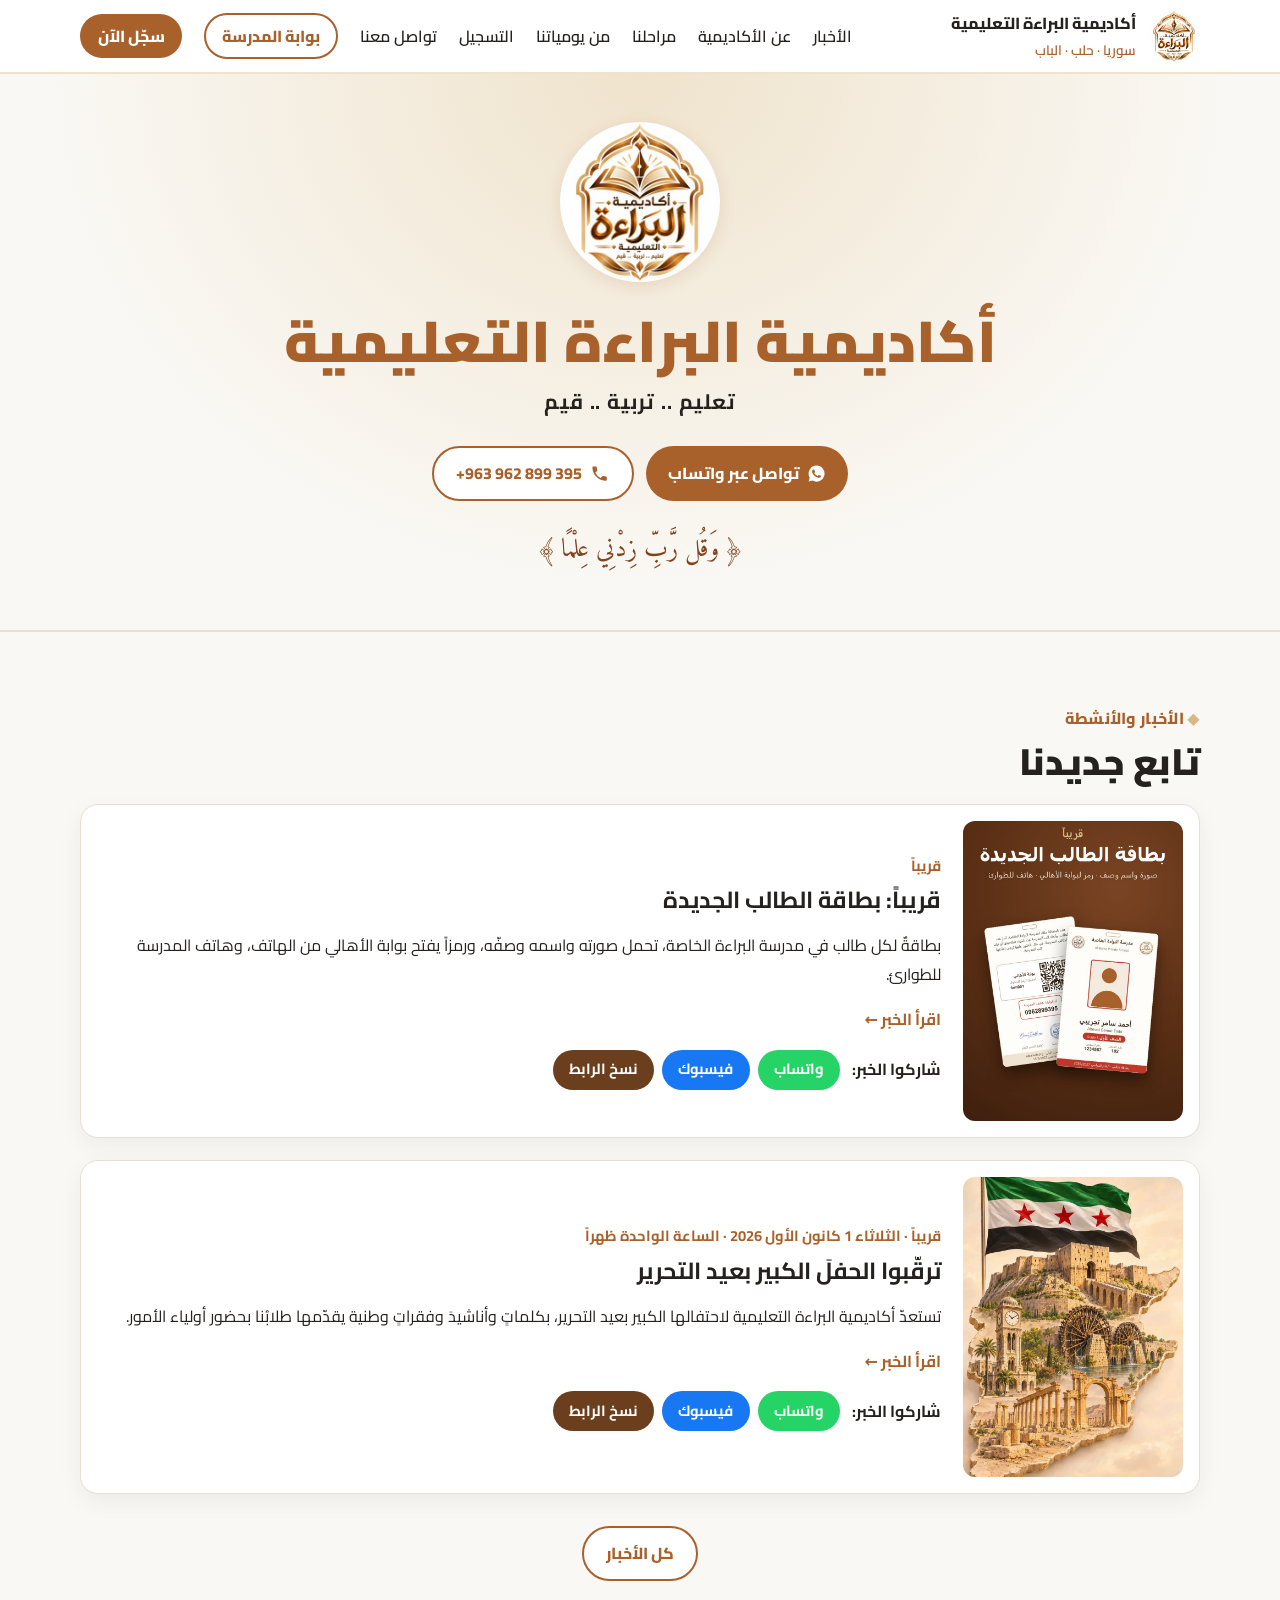
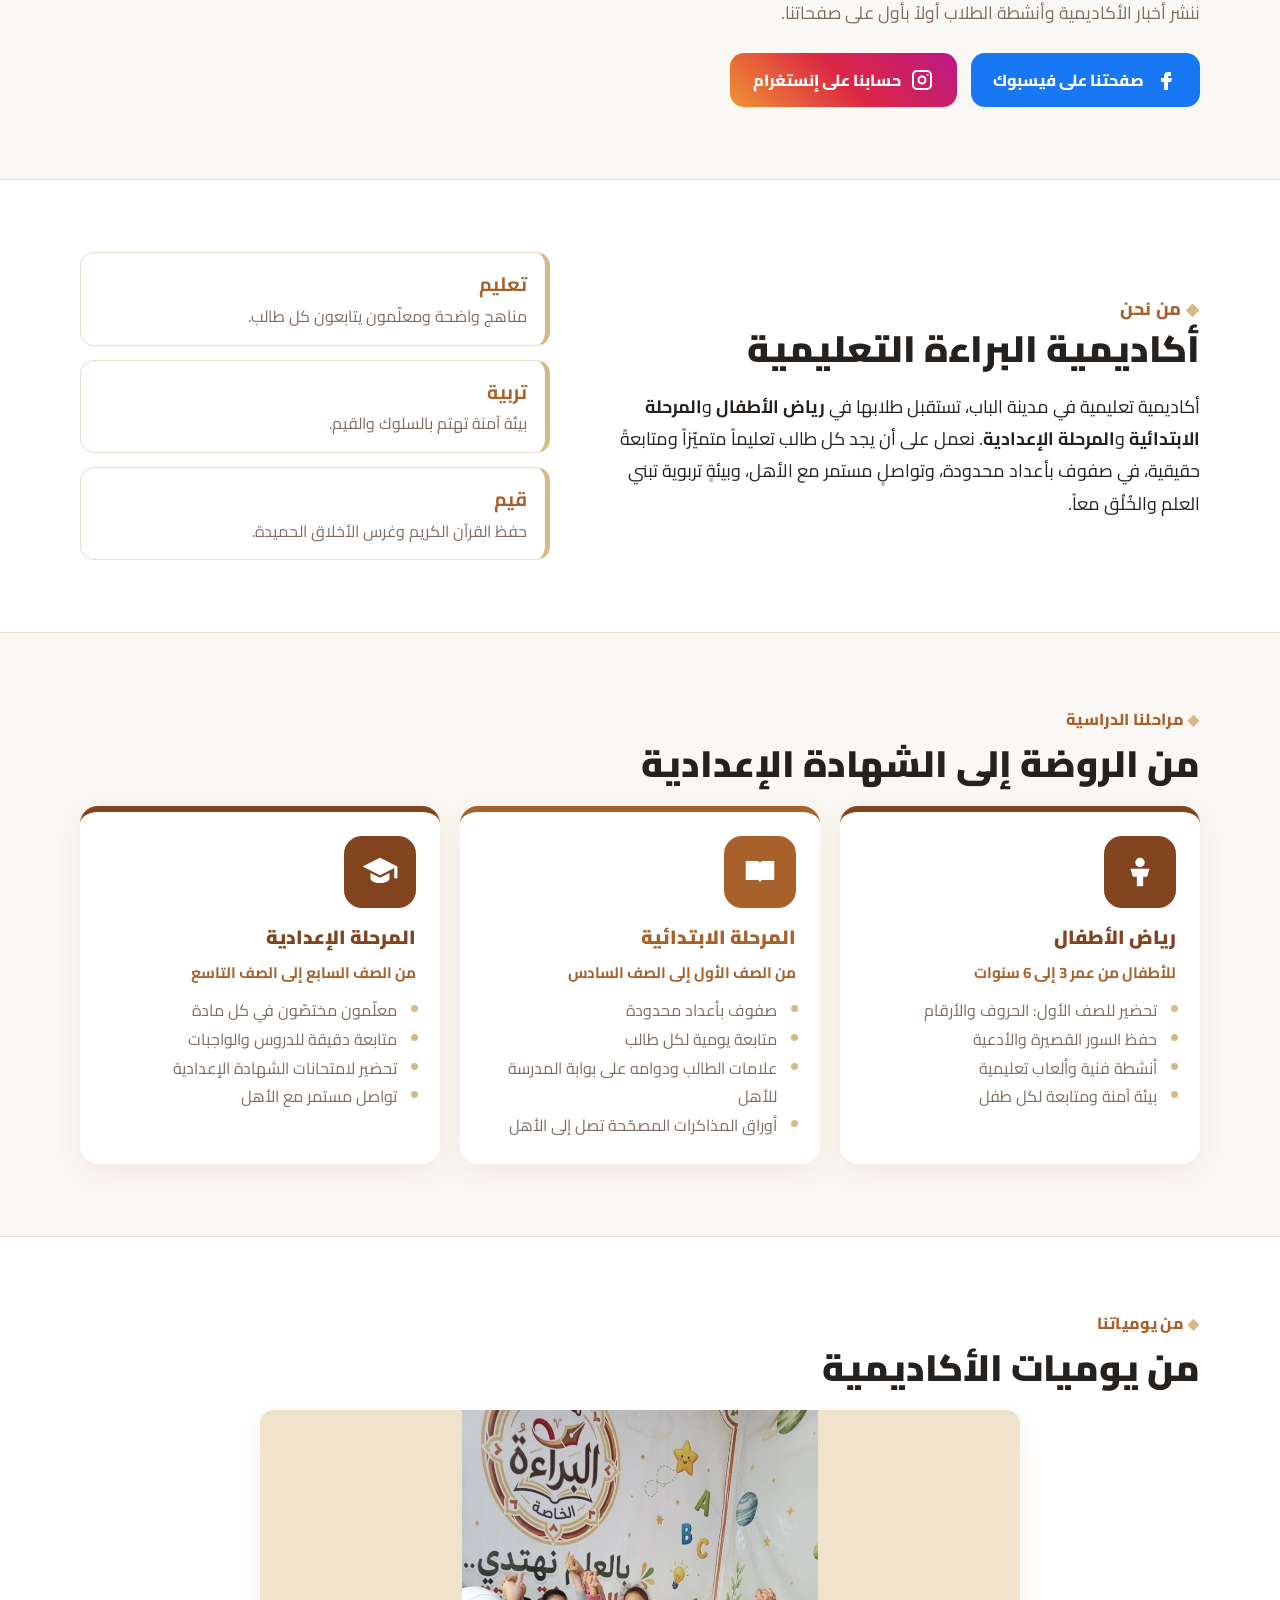
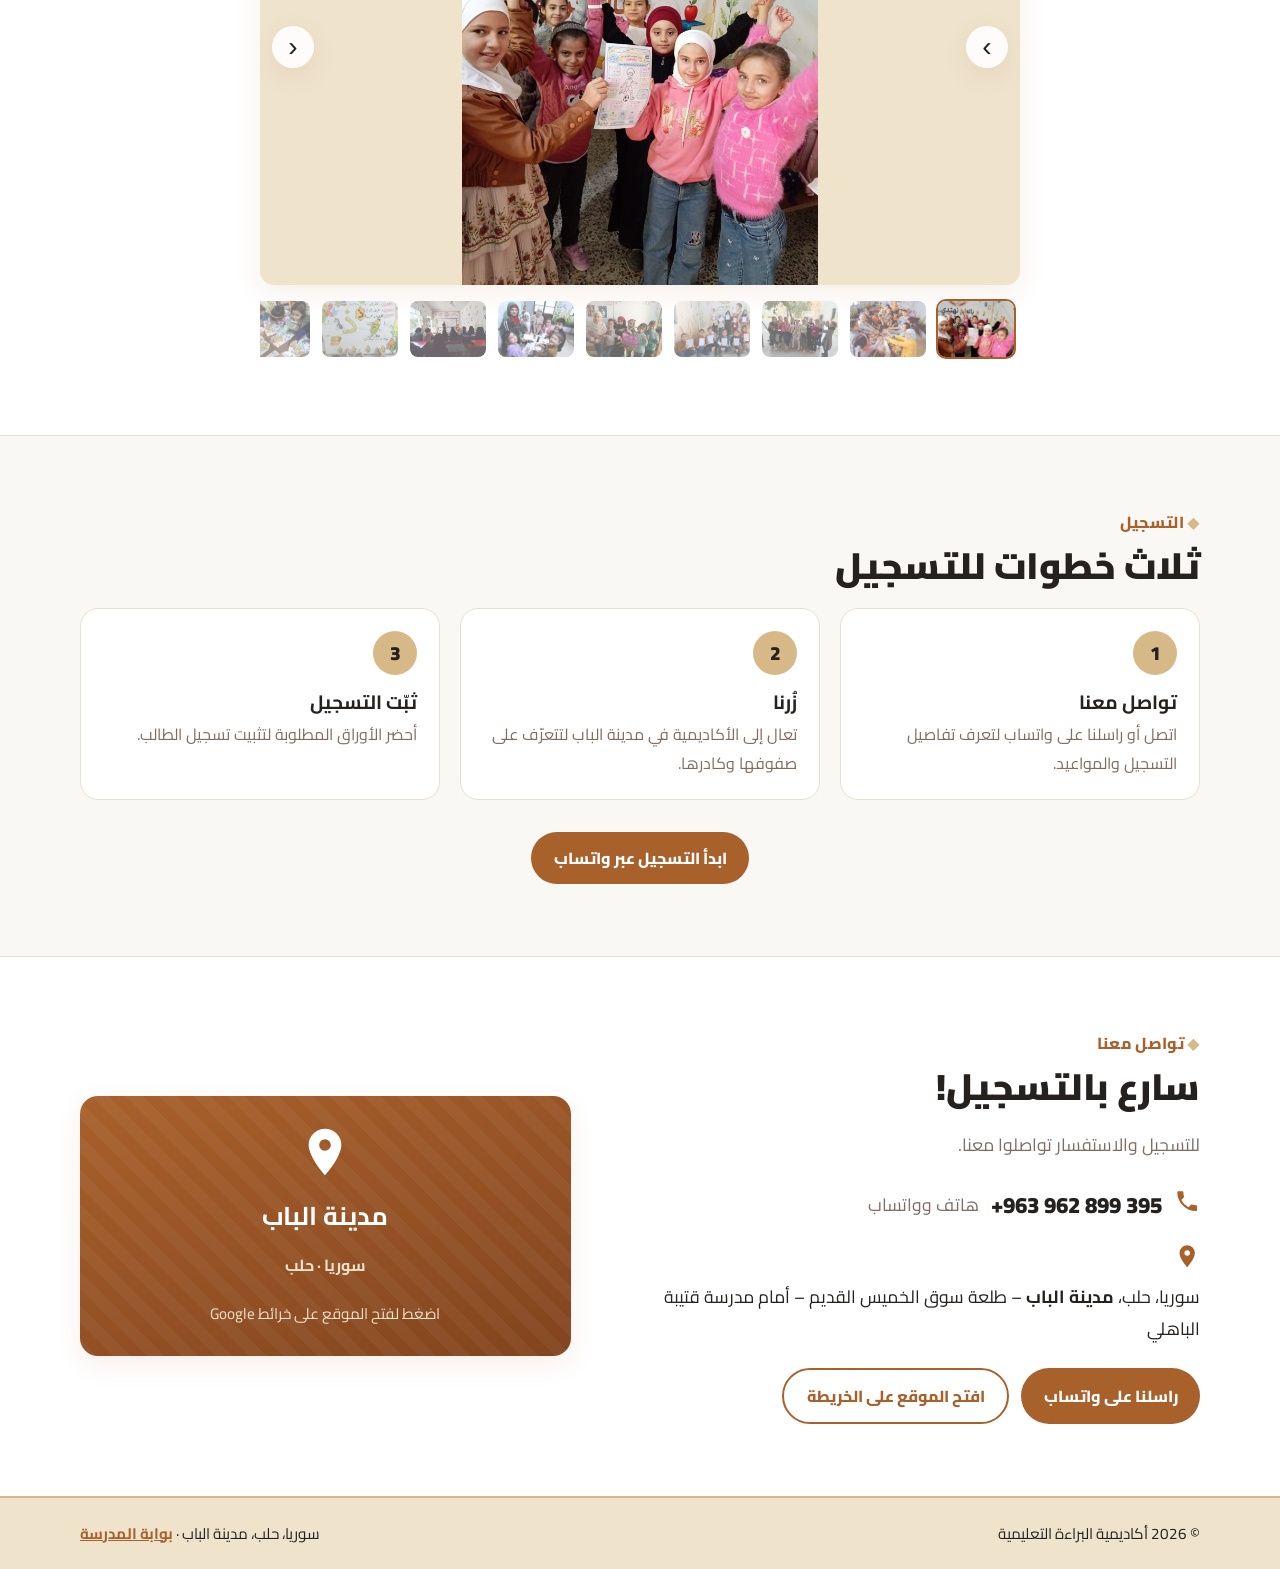
<file: index.html>
<!doctype html>
<html lang="ar" dir="rtl">
<head>
  <meta charset="utf-8">
  <meta name="viewport" content="width=device-width, initial-scale=1">
  <title>أكاديمية البراءة التعليمية | سوريا، حلب، الباب</title>
  <meta name="description" content="أكاديمية البراءة التعليمية في سوريا، حلب، مدينة الباب: رياض الأطفال، والمرحلة الابتدائية، والمرحلة الإعدادية.">
  <meta property="og:title" content="أكاديمية البراءة التعليمية">
  <meta property="og:description" content="أكاديمية البراءة التعليمية في سوريا، حلب، مدينة الباب: تعليم .. تربية .. قيم.">
  <link rel="canonical" href="https://albaraah.org/">
  <meta property="og:type" content="website">
  <meta property="og:url" content="https://albaraah.org/">
  <meta property="og:site_name" content="أكاديمية البراءة التعليمية">
  <meta property="og:image" content="https://albaraah.org/assets/share.jpg">
  <meta property="og:image:width" content="1200">
  <meta property="og:image:height" content="630">
  <meta property="og:locale" content="ar_SY">
  <meta name="twitter:card" content="summary_large_image">
  <meta name="theme-color" content="#a9612c">
  <link rel="icon" href="assets/favicon.png" type="image/png">
  <link rel="apple-touch-icon" href="assets/favicon.png">
  <link rel="preconnect" href="https://fonts.googleapis.com">
  <link rel="preconnect" href="https://fonts.gstatic.com" crossorigin>
  <link href="https://fonts.googleapis.com/css2?family=Amiri:wght@700&family=Cairo:wght@400;600;700;800;900&display=swap" rel="stylesheet">
  <link rel="stylesheet" href="styles.css?v=2026-11-26-news">
  <script type="application/ld+json">
{
  "@context": "https://schema.org",
  "@type": "School",
  "name": "أكاديمية البراءة التعليمية",
  "alternateName": [
    "Al-Baraa Educational Academy",
    "مدرسة البراءة الخاصة"
  ],
  "url": "https://albaraah.org/",
  "logo": "https://albaraah.org/assets/academy.jpg",
  "image": "https://albaraah.org/assets/share.jpg",
  "description": "أكاديمية تعليمية في مدينة الباب: رياض الأطفال، والمرحلة الابتدائية، والمرحلة الإعدادية.",
  "telephone": "+963962899395",
  "address": {
    "@type": "PostalAddress",
    "streetAddress": "طلعة سوق الخميس القديم، أمام مدرسة قتيبة الباهلي",
    "addressLocality": "الباب",
    "addressRegion": "حلب",
    "addressCountry": "SY"
  },
  "hasMap": "https://maps.app.goo.gl/GENuMQyEyhuiEsmD9",
  "sameAs": [
    "https://www.facebook.com/Schoolalbaraah",
    "https://www.instagram.com/albaraah_school"
  ]
}
  </script>
</head>
<body>
  <header class="site-header">
    <div class="wrap header-row">
      <a class="brand" href="#top">
        <img src="assets/academy.jpg" alt="شعار أكاديمية البراءة التعليمية" width="52" height="52">
        <span><strong>أكاديمية البراءة التعليمية</strong><small>سوريا · حلب · الباب</small></span>
      </a>
      <input type="checkbox" id="menu-toggle" class="menu-toggle" aria-label="القائمة">
      <label for="menu-toggle" class="menu-button" aria-hidden="true"><span></span><span></span><span></span></label>
      <nav class="site-nav" aria-label="القائمة الرئيسية">
        <a href="#news">الأخبار</a>
        <a href="#about">عن الأكاديمية</a>
        <a href="#stages">مراحلنا</a>
        <a href="#gallery">من يومياتنا</a>
        <a href="#register">التسجيل</a>
        <a href="#contact">تواصل معنا</a>
        <a class="btn btn-outline nav-portal" href="https://portal.albaraah.org/" target="_blank" rel="noopener">بوابة المدرسة</a>
        <a class="btn btn-gold nav-cta" href="https://wa.me/963962899395?text=%D8%A7%D9%84%D8%B3%D9%84%D8%A7%D9%85%20%D8%B9%D9%84%D9%8A%D9%83%D9%85%D8%8C%20%D8%A3%D8%B1%D9%8A%D8%AF%20%D8%A7%D9%84%D8%A7%D8%B3%D8%AA%D9%81%D8%B3%D8%A7%D8%B1%20%D8%B9%D9%86%20%D8%A7%D9%84%D8%AA%D8%B3%D8%AC%D9%8A%D9%84" target="_blank" rel="noopener">سجّل الآن</a>
      </nav>
    </div>
  </header>

  <main id="top">
    <section class="hero">
      <div class="wrap hero-inner">
        <div class="hero-logos">
          <img src="assets/academy.jpg" alt="شعار أكاديمية البراءة التعليمية" width="150" height="150" class="hero-logo-main">
        </div>
        <h1>أكاديمية البراءة التعليمية</h1>
        <p class="hero-motto">تعليم .. تربية .. قيم</p>
        <div class="hero-actions">
          <a class="btn btn-gold" href="https://wa.me/963962899395?text=%D8%A7%D9%84%D8%B3%D9%84%D8%A7%D9%85%20%D8%B9%D9%84%D9%8A%D9%83%D9%85%D8%8C%20%D8%A3%D8%B1%D9%8A%D8%AF%20%D8%A7%D9%84%D8%A7%D8%B3%D8%AA%D9%81%D8%B3%D8%A7%D8%B1%20%D8%B9%D9%86%20%D8%A7%D9%84%D8%AA%D8%B3%D8%AC%D9%8A%D9%84" target="_blank" rel="noopener">
            <svg viewBox="0 0 24 24" aria-hidden="true"><path d="M12 2a10 10 0 0 0-8.6 15.1L2 22l5-1.3A10 10 0 1 0 12 2Zm5.3 14.1c-.2.6-1.3 1.2-1.8 1.2-.5.1-1 .2-3.3-.7-2.8-1.1-4.5-3.9-4.7-4.1-.1-.2-1.1-1.5-1.1-2.9s.7-2 1-2.3c.2-.3.5-.3.7-.3h.5c.2 0 .4 0 .6.5l.8 2c.1.2.1.4 0 .5l-.3.5-.4.4c-.1.2-.3.3-.1.6.2.3.7 1.2 1.6 2 1.1 1 2 1.3 2.3 1.4.3.2.5.1.6 0l.9-1c.2-.3.4-.2.6-.1l1.9.9c.3.1.5.2.5.3.1.2.1.7-.1 1.2Z"/></svg>
            تواصل عبر واتساب
          </a>
          <a class="btn btn-outline" href="tel:+963962899395">
            <svg viewBox="0 0 24 24" aria-hidden="true"><path d="M6.6 10.8a15.2 15.2 0 0 0 6.6 6.6l2.2-2.2c.3-.3.7-.4 1-.2 1.1.4 2.3.6 3.6.6.6 0 1 .4 1 1V20c0 .6-.4 1-1 1A17 17 0 0 1 3 4c0-.6.4-1 1-1h3.5c.6 0 1 .4 1 1 0 1.3.2 2.5.6 3.6.1.3 0 .7-.2 1l-2.3 2.2Z"/></svg>
            <span dir="ltr">+963 962 899 395</span>
          </a>
        </div>
        <p class="verse">﴿ وَقُل رَّبِّ زِدْنِي عِلْمًا ﴾</p>
      </div>
    </section>

    <section id="news" class="section section-tint">
      <div class="wrap">
        <p class="eyebrow">الأخبار والأنشطة</p>
        <h2>تابع جديدنا</h2>
        <!-- news:start -->
        <div class="news-list">
          <article class="news-item">
            <a href="/news/student-card"><img src="/assets/news-student-card.jpg" alt="وجه بطاقة الطالب الجديدة وظهرها: صورة الطالب واسمه وصفّه، ورمز بوابة الأهالي وهاتف الطوارئ" loading="lazy"></a>
            <div class="news-body">
              <p class="news-date">قريباً</p>
              <h3><a href="/news/student-card">قريباً: بطاقة الطالب الجديدة</a></h3>
              <p>بطاقةٌ لكل طالب في مدرسة البراءة الخاصة، تحمل صورته واسمه وصفّه، ورمزاً يفتح بوابة الأهالي من الهاتف، وهاتف المدرسة للطوارئ.</p>
              <p><a class="news-more" href="/news/student-card">اقرأ الخبر ←</a></p>
              <div class="share">
                <span>شاركوا الخبر:</span>
                <a class="share-btn share-wa" href="https://wa.me/?text=%D9%82%D8%B1%D9%8A%D8%A8%D8%A7%D9%8B%3A%20%D8%A8%D8%B7%D8%A7%D9%82%D8%A9%20%D8%A7%D9%84%D8%B7%D8%A7%D9%84%D8%A8%20%D8%A7%D9%84%D8%AC%D8%AF%D9%8A%D8%AF%D8%A9%20%E2%80%94%20%D8%A3%D9%83%D8%A7%D8%AF%D9%8A%D9%85%D9%8A%D8%A9%20%D8%A7%D9%84%D8%A8%D8%B1%D8%A7%D8%A1%D8%A9%20%D8%A7%D9%84%D8%AA%D8%B9%D9%84%D9%8A%D9%85%D9%8A%D8%A9%0Ahttps%3A//albaraah.org/news/student-card" target="_blank" rel="noopener">واتساب</a>
                <a class="share-btn share-fb" href="https://www.facebook.com/sharer/sharer.php?u=https%3A%2F%2Falbaraah.org%2Fnews%2Fstudent-card" target="_blank" rel="noopener">فيسبوك</a>
                <button type="button" class="share-btn share-copy" data-copy="https://albaraah.org/news/student-card">نسخ الرابط</button>
              </div>
            </div>
          </article>
          <article class="news-item">
            <a href="/news/liberation"><img src="/assets/news-liberation.jpg" alt="علم سوريا فوق خريطتها ومعالمها: قلعة حلب وساعة حمص ونواعير حماة وأقواس تدمر" loading="lazy"></a>
            <div class="news-body">
              <p class="news-date">قريباً · الثلاثاء 1 كانون الأول 2026 · الساعة الواحدة ظهراً</p>
              <h3><a href="/news/liberation">ترقّبوا الحفلَ الكبير بعيد التحرير</a></h3>
              <p>تستعدّ أكاديمية البراءة التعليمية لاحتفالها الكبير بعيد التحرير، بكلماتٍ وأناشيدَ وفقراتٍ وطنية يقدّمها طلابُنا بحضور أولياء الأمور.</p>
              <p><a class="news-more" href="/news/liberation">اقرأ الخبر ←</a></p>
              <div class="share">
                <span>شاركوا الخبر:</span>
                <a class="share-btn share-wa" href="https://wa.me/?text=%D8%AA%D8%B1%D9%82%D9%91%D8%A8%D9%88%D8%A7%20%D8%A7%D9%84%D8%AD%D9%81%D9%84%D9%8E%20%D8%A7%D9%84%D9%83%D8%A8%D9%8A%D8%B1%20%D8%A8%D8%B9%D9%8A%D8%AF%20%D8%A7%D9%84%D8%AA%D8%AD%D8%B1%D9%8A%D8%B1%20%E2%80%94%20%D8%A3%D9%83%D8%A7%D8%AF%D9%8A%D9%85%D9%8A%D8%A9%20%D8%A7%D9%84%D8%A8%D8%B1%D8%A7%D8%A1%D8%A9%20%D8%A7%D9%84%D8%AA%D8%B9%D9%84%D9%8A%D9%85%D9%8A%D8%A9%0Ahttps%3A//albaraah.org/news/liberation" target="_blank" rel="noopener">واتساب</a>
                <a class="share-btn share-fb" href="https://www.facebook.com/sharer/sharer.php?u=https%3A%2F%2Falbaraah.org%2Fnews%2Fliberation" target="_blank" rel="noopener">فيسبوك</a>
                <button type="button" class="share-btn share-copy" data-copy="https://albaraah.org/news/liberation">نسخ الرابط</button>
              </div>
            </div>
          </article>
        </div>
          <p class="center"><a class="btn btn-outline" href="/news/">كل الأخبار</a></p>
        <!-- news:end -->
        <p class="lead">ننشر أخبار الأكاديمية وأنشطة الطلاب أولاً بأول على صفحاتنا.</p>
        <div class="social">
          <a class="social-link fb" href="https://www.facebook.com/Schoolalbaraah" target="_blank" rel="noopener">
            <svg viewBox="0 0 24 24" aria-hidden="true"><path d="M14 8h3V4h-3c-2.8 0-4 1.8-4 4.3V10H7v4h3v8h4v-8h3l1-4h-4V8.6c0-.4.3-.6.7-.6Z"/></svg>
            صفحتنا على فيسبوك
          </a>
          <a class="social-link ig" href="https://www.instagram.com/albaraah_school" target="_blank" rel="noopener">
            <svg viewBox="0 0 24 24" aria-hidden="true"><path d="M7 2h10a5 5 0 0 1 5 5v10a5 5 0 0 1-5 5H7a5 5 0 0 1-5-5V7a5 5 0 0 1 5-5Zm0 2a3 3 0 0 0-3 3v10a3 3 0 0 0 3 3h10a3 3 0 0 0 3-3V7a3 3 0 0 0-3-3H7Zm5 3.5a4.5 4.5 0 1 1 0 9 4.5 4.5 0 0 1 0-9Zm0 2a2.5 2.5 0 1 0 0 5 2.5 2.5 0 0 0 0-5ZM17.5 6a1 1 0 1 1 0 2 1 1 0 0 1 0-2Z"/></svg>
            حسابنا على إنستغرام
          </a>
        </div>
      </div>
    </section>

    <section id="about" class="section">
      <div class="wrap about">
        <div>
          <p class="eyebrow">من نحن</p>
          <h2>أكاديمية البراءة التعليمية</h2>
          <p>أكاديمية تعليمية في مدينة الباب، تستقبل طلابها في <strong>رياض الأطفال</strong> و<strong>المرحلة الابتدائية</strong> و<strong>المرحلة الإعدادية</strong>. نعمل على أن يجد كل طالب تعليماً متميّزاً ومتابعةً حقيقية، في صفوف بأعداد محدودة، وتواصلٍ مستمر مع الأهل، وبيئةٍ تربوية تبني العلم والخُلُق معاً.</p>
        </div>
        <ul class="values">
          <li><strong>تعليم</strong><span>مناهج واضحة ومعلّمون يتابعون كل طالب.</span></li>
          <li><strong>تربية</strong><span>بيئة آمنة تهتم بالسلوك والقيم.</span></li>
          <li><strong>قيم</strong><span>حفظ القرآن الكريم وغرس الأخلاق الحميدة.</span></li>
        </ul>
      </div>
    </section>

    <section id="stages" class="section section-tint">
      <div class="wrap">
        <p class="eyebrow">مراحلنا الدراسية</p>
        <h2>من الروضة إلى الشهادة الإعدادية</h2>
        <div class="cards">
          <div class="card card-blue">
            <span class="card-icon"><svg viewBox="0 0 24 24" aria-hidden="true"><path d="M12 3a3 3 0 1 1 0 6 3 3 0 0 1 0-6Zm-6 7h12l-1.5 5H14v6h-4v-6H7.5L6 10Z"/></svg></span>
            <h4>رياض الأطفال</h4>
            <p class="card-tag">للأطفال من عمر 3 إلى 6 سنوات</p>
            <ul><li>تحضير للصف الأول: الحروف والأرقام</li><li>حفظ السور القصيرة والأدعية</li><li>أنشطة فنية وألعاب تعليمية</li><li>بيئة آمنة ومتابعة لكل طفل</li></ul>
          </div>
          <div class="card card-brown">
            <span class="card-icon"><svg viewBox="0 0 24 24" aria-hidden="true"><path d="M3 5h7a2 2 0 0 1 2 2v12a2 2 0 0 0-2-2H3V5Zm18 0h-7a2 2 0 0 0-2 2v12a2 2 0 0 1 2-2h7V5Z"/></svg></span>
            <h4>المرحلة الابتدائية</h4>
            <p class="card-tag">من الصف الأول إلى الصف السادس</p>
            <ul><li>صفوف بأعداد محدودة</li><li>متابعة يومية لكل طالب</li><li>علامات الطالب ودوامه على بوابة المدرسة للأهل</li><li>أوراق المذاكرات المصحّحة تصل إلى الأهل</li></ul>
          </div>
          <div class="card card-blue">
            <span class="card-icon"><svg viewBox="0 0 24 24" aria-hidden="true"><path d="M12 3 1 8.5 12 14l9-4.5V16h2V8.5L12 3Zm-6 9.6V16c0 1.7 2.7 3 6 3s6-1.3 6-3v-3.4L12 15.6 6 12.6Z"/></svg></span>
            <h4>المرحلة الإعدادية</h4>
            <p class="card-tag">من الصف السابع إلى الصف التاسع</p>
            <ul><li>معلّمون مختصّون في كل مادة</li><li>متابعة دقيقة للدروس والواجبات</li><li>تحضير لامتحانات الشهادة الإعدادية</li><li>تواصل مستمر مع الأهل</li></ul>
          </div>
        </div>
      </div>
    </section>

    <section id="gallery" class="section">
      <div class="wrap">
        <p class="eyebrow">من يومياتنا</p>
        <h2>من يوميات الأكاديمية</h2>
        <div class="gallery" data-gallery>
          <div class="gallery-stage">
            <img class="gallery-main" src="assets/school-1.jpg" alt="طالبات يحتفلن بإنجاز ورقة عمل في الرياضيات" width="674" height="900" loading="lazy">
            <button type="button" class="gallery-arrow gallery-prev" aria-label="الصورة السابقة">›</button>
            <button type="button" class="gallery-arrow gallery-next" aria-label="الصورة التالية">‹</button>
          </div>
          <div class="gallery-thumbs">
            <button type="button" class="is-active"><img src="assets/school-1.jpg" alt="طالبات يحتفلن بإنجاز ورقة عمل في الرياضيات" loading="lazy"></button>
            <button type="button"><img src="assets/school-2.jpg" alt="طلاب الصف في نشاط مشترك داخل القاعة" loading="lazy"></button>
            <button type="button"><img src="assets/school-3.jpg" alt="طالبات في ساحة المدرسة" loading="lazy"></button>
            <button type="button"><img src="assets/school-4.jpg" alt="طلاب يعرضون دفاترهم أمام لوحة المدرسة" loading="lazy"></button>
            <button type="button"><img src="assets/school-5.jpg" alt="طالبات مكرّمات بملصقات التشجيع في حصة التربية الدينية" loading="lazy"></button>
            <button type="button"><img src="assets/school-6.jpg" alt="طلاب يحصلون على أوسمة التميّز على دفاترهم" loading="lazy"></button>
            <button type="button"><img src="assets/grade9-course.jpg" alt="حصة لطلاب المرحلة الإعدادية" loading="lazy"></button>
            <button type="button"><img src="assets/kg-1.jpg" alt="أطفال الروضة يتدرّبون على كتابة حرف الذال على اللوح" loading="lazy"></button>
            <button type="button"><img src="assets/kg-2.jpg" alt="نشاط فني: تلوين حبّات الذرة مع حرف الذال" loading="lazy"></button>
            <button type="button"><img src="assets/kg-3.jpg" alt="أطفال الروضة يكتبون أشكال حرف الذال في دفاترهم" loading="lazy"></button>
            <button type="button"><img src="assets/kg-4.jpg" alt="أطفال الروضة أمام لوح درس العدد تسعة" loading="lazy"></button>
          </div>
        </div>
      </div>
    </section>

    <section id="register" class="section section-tint">
      <div class="wrap">
        <p class="eyebrow">التسجيل</p>
        <h2>ثلاث خطوات للتسجيل</h2>
        <ol class="steps">
          <li><strong>تواصل معنا</strong><span>اتصل أو راسلنا على واتساب لتعرف تفاصيل التسجيل والمواعيد.</span></li>
          <li><strong>زُرنا</strong><span>تعال إلى الأكاديمية في مدينة الباب لتتعرّف على صفوفها وكادرها.</span></li>
          <li><strong>ثبّت التسجيل</strong><span>أحضر الأوراق المطلوبة لتثبيت تسجيل الطالب.</span></li>
        </ol>
        <div class="center"><a class="btn btn-gold" href="https://wa.me/963962899395" target="_blank" rel="noopener">ابدأ التسجيل عبر واتساب</a></div>
      </div>
    </section>

    <section id="contact" class="section contact">
      <div class="wrap contact-grid">
        <div>
          <p class="eyebrow">تواصل معنا</p>
          <h2>سارع بالتسجيل!</h2>
          <p class="lead">للتسجيل والاستفسار تواصلوا معنا.</p>
          <ul class="contact-list">
            <li><svg viewBox="0 0 24 24" aria-hidden="true"><path d="M6.6 10.8a15.2 15.2 0 0 0 6.6 6.6l2.2-2.2c.3-.3.7-.4 1-.2 1.1.4 2.3.6 3.6.6.6 0 1 .4 1 1V20c0 .6-.4 1-1 1A17 17 0 0 1 3 4c0-.6.4-1 1-1h3.5c.6 0 1 .4 1 1 0 1.3.2 2.5.6 3.6.1.3 0 .7-.2 1l-2.3 2.2Z"/></svg><a href="tel:+963962899395" dir="ltr">+963 962 899 395</a><span class="muted">هاتف وواتساب</span></li>
            <li><svg viewBox="0 0 24 24" aria-hidden="true"><path d="M12 2a7 7 0 0 0-7 7c0 5.2 7 13 7 13s7-7.8 7-13a7 7 0 0 0-7-7Zm0 9.5a2.5 2.5 0 1 1 0-5 2.5 2.5 0 0 1 0 5Z"/></svg><span>سوريا، حلب، <strong>مدينة الباب</strong> – طلعة سوق الخميس القديم – أمام مدرسة قتيبة الباهلي</span></li>
          </ul>
          <div class="contact-actions">
            <a class="btn btn-gold" href="https://wa.me/963962899395" target="_blank" rel="noopener">راسلنا على واتساب</a>
            <a class="btn btn-dark" href="https://maps.app.goo.gl/GENuMQyEyhuiEsmD9" target="_blank" rel="noopener">افتح الموقع على الخريطة</a>
          </div>
        </div>
        <a class="map-card" href="https://maps.app.goo.gl/GENuMQyEyhuiEsmD9" target="_blank" rel="noopener" aria-label="موقع الأكاديمية على خرائط Google">
          <svg viewBox="0 0 24 24" aria-hidden="true"><path d="M12 2a7 7 0 0 0-7 7c0 5.2 7 13 7 13s7-7.8 7-13a7 7 0 0 0-7-7Zm0 9.5a2.5 2.5 0 1 1 0-5 2.5 2.5 0 0 1 0 5Z"/></svg>
          <strong>مدينة الباب</strong>
          <span>سوريا · حلب</span>
          <em>اضغط لفتح الموقع على خرائط Google</em>
        </a>
      </div>
    </section>
  </main>

  <footer class="site-footer">
    <div class="wrap footer-row">
      <p>© 2026 أكاديمية البراءة التعليمية</p>
      <p>سوريا، حلب، مدينة الباب · <a href="https://portal.albaraah.org/" target="_blank" rel="noopener">بوابة المدرسة</a></p>
    </div>
  </footer>
  <dialog class="viewer" id="viewer" aria-label="عرض الصورة">
    <img alt="">
    <button type="button" class="viewer-close" aria-label="إغلاق">×</button>
  </dialog>
  <script src="/share.js"></script>
  <script src="/gallery.js"></script>
</body>
</html>
</file>
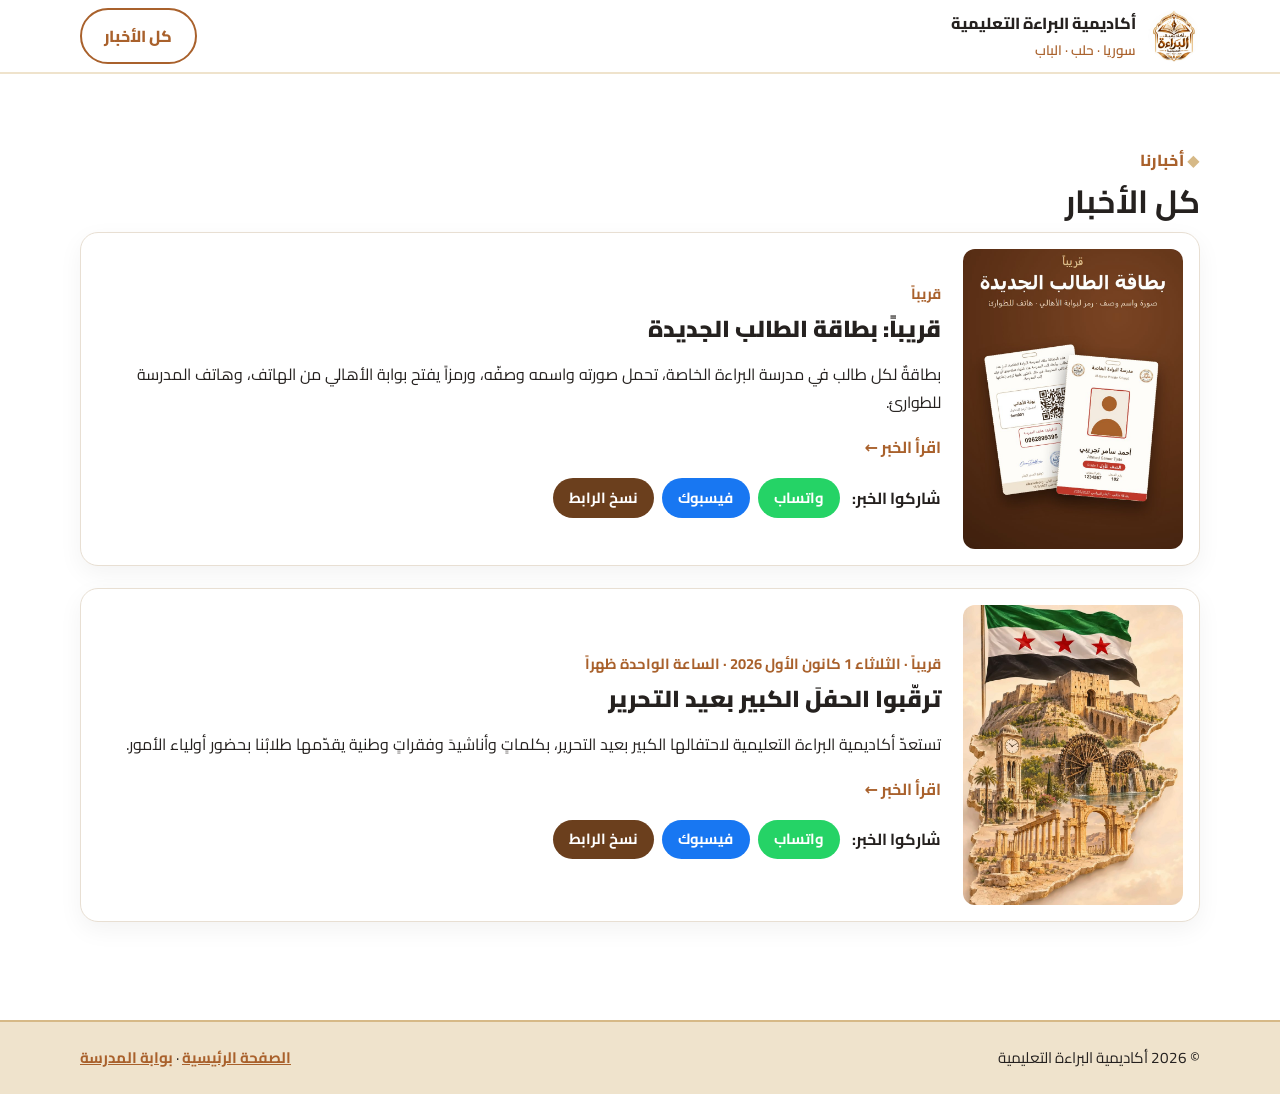
<file: news/index.html>
<!doctype html>
<html lang="ar" dir="rtl">
<head>
  <meta charset="utf-8">
  <meta name="viewport" content="width=device-width, initial-scale=1">
  <title>كل الأخبار | أكاديمية البراءة التعليمية</title>
  <meta name="description" content="أخبار أكاديمية البراءة التعليمية وأنشطة طلابها.">
  <link rel="canonical" href="https://albaraah.org/news/">
  <meta property="og:type" content="website">
  <meta property="og:url" content="https://albaraah.org/news/">
  <meta property="og:site_name" content="أكاديمية البراءة التعليمية">
  <meta property="og:title" content="كل الأخبار">
  <meta property="og:description" content="أخبار أكاديمية البراءة التعليمية وأنشطة طلابها.">
  <meta property="og:image" content="https://albaraah.org/assets/share.jpg">
  <meta property="og:image:width" content="1200">
  <meta property="og:image:height" content="630">
  <meta property="og:locale" content="ar_SY">
  <meta name="twitter:card" content="summary_large_image">
  <meta name="theme-color" content="#a9612c">
  <link rel="icon" href="/assets/favicon.png" type="image/png">
  <link rel="preconnect" href="https://fonts.googleapis.com">
  <link rel="preconnect" href="https://fonts.gstatic.com" crossorigin>
  <link href="https://fonts.googleapis.com/css2?family=Amiri:wght@700&family=Cairo:wght@400;600;700;800;900&display=swap" rel="stylesheet">
  <link rel="stylesheet" href="/styles.css?v=2026-11-26-news">
</head>
<body>
  <header class="site-header">
    <div class="wrap header-row">
      <a class="brand" href="/">
        <img src="/assets/academy.jpg" alt="شعار أكاديمية البراءة التعليمية" width="52" height="52">
        <span><strong>أكاديمية البراءة التعليمية</strong><small>سوريا · حلب · الباب</small></span>
      </a>
      <a class="btn btn-outline" href="/news/">كل الأخبار</a>
    </div>
  </header>
  <main class="section">
    <div class="wrap">
      <p class="eyebrow">أخبارنا</p>
      <h1>كل الأخبار</h1>
      <div class="news-list">
        <article class="news-item">
          <a href="/news/student-card"><img src="/assets/news-student-card.jpg" alt="وجه بطاقة الطالب الجديدة وظهرها: صورة الطالب واسمه وصفّه، ورمز بوابة الأهالي وهاتف الطوارئ" loading="lazy"></a>
          <div class="news-body">
            <p class="news-date">قريباً</p>
            <h2><a href="/news/student-card">قريباً: بطاقة الطالب الجديدة</a></h2>
            <p>بطاقةٌ لكل طالب في مدرسة البراءة الخاصة، تحمل صورته واسمه وصفّه، ورمزاً يفتح بوابة الأهالي من الهاتف، وهاتف المدرسة للطوارئ.</p>
            <p><a class="news-more" href="/news/student-card">اقرأ الخبر ←</a></p>
            <div class="share">
              <span>شاركوا الخبر:</span>
              <a class="share-btn share-wa" href="https://wa.me/?text=%D9%82%D8%B1%D9%8A%D8%A8%D8%A7%D9%8B%3A%20%D8%A8%D8%B7%D8%A7%D9%82%D8%A9%20%D8%A7%D9%84%D8%B7%D8%A7%D9%84%D8%A8%20%D8%A7%D9%84%D8%AC%D8%AF%D9%8A%D8%AF%D8%A9%20%E2%80%94%20%D8%A3%D9%83%D8%A7%D8%AF%D9%8A%D9%85%D9%8A%D8%A9%20%D8%A7%D9%84%D8%A8%D8%B1%D8%A7%D8%A1%D8%A9%20%D8%A7%D9%84%D8%AA%D8%B9%D9%84%D9%8A%D9%85%D9%8A%D8%A9%0Ahttps%3A//albaraah.org/news/student-card" target="_blank" rel="noopener">واتساب</a>
              <a class="share-btn share-fb" href="https://www.facebook.com/sharer/sharer.php?u=https%3A%2F%2Falbaraah.org%2Fnews%2Fstudent-card" target="_blank" rel="noopener">فيسبوك</a>
              <button type="button" class="share-btn share-copy" data-copy="https://albaraah.org/news/student-card">نسخ الرابط</button>
            </div>
          </div>
        </article>
        <article class="news-item">
          <a href="/news/liberation"><img src="/assets/news-liberation.jpg" alt="علم سوريا فوق خريطتها ومعالمها: قلعة حلب وساعة حمص ونواعير حماة وأقواس تدمر" loading="lazy"></a>
          <div class="news-body">
            <p class="news-date">قريباً · الثلاثاء 1 كانون الأول 2026 · الساعة الواحدة ظهراً</p>
            <h2><a href="/news/liberation">ترقّبوا الحفلَ الكبير بعيد التحرير</a></h2>
            <p>تستعدّ أكاديمية البراءة التعليمية لاحتفالها الكبير بعيد التحرير، بكلماتٍ وأناشيدَ وفقراتٍ وطنية يقدّمها طلابُنا بحضور أولياء الأمور.</p>
            <p><a class="news-more" href="/news/liberation">اقرأ الخبر ←</a></p>
            <div class="share">
              <span>شاركوا الخبر:</span>
              <a class="share-btn share-wa" href="https://wa.me/?text=%D8%AA%D8%B1%D9%82%D9%91%D8%A8%D9%88%D8%A7%20%D8%A7%D9%84%D8%AD%D9%81%D9%84%D9%8E%20%D8%A7%D9%84%D9%83%D8%A8%D9%8A%D8%B1%20%D8%A8%D8%B9%D9%8A%D8%AF%20%D8%A7%D9%84%D8%AA%D8%AD%D8%B1%D9%8A%D8%B1%20%E2%80%94%20%D8%A3%D9%83%D8%A7%D8%AF%D9%8A%D9%85%D9%8A%D8%A9%20%D8%A7%D9%84%D8%A8%D8%B1%D8%A7%D8%A1%D8%A9%20%D8%A7%D9%84%D8%AA%D8%B9%D9%84%D9%8A%D9%85%D9%8A%D8%A9%0Ahttps%3A//albaraah.org/news/liberation" target="_blank" rel="noopener">واتساب</a>
              <a class="share-btn share-fb" href="https://www.facebook.com/sharer/sharer.php?u=https%3A%2F%2Falbaraah.org%2Fnews%2Fliberation" target="_blank" rel="noopener">فيسبوك</a>
              <button type="button" class="share-btn share-copy" data-copy="https://albaraah.org/news/liberation">نسخ الرابط</button>
            </div>
          </div>
        </article>
      </div>
    </div>
  </main>
  <footer class="site-footer">
    <div class="wrap footer-row">
      <p>© 2026 أكاديمية البراءة التعليمية</p>
      <p><a href="/">الصفحة الرئيسية</a> · <a href="https://portal.albaraah.org/" target="_blank" rel="noopener">بوابة المدرسة</a></p>
    </div>
  </footer>
  <script src="/share.js"></script>
</body>
</html>
</file>
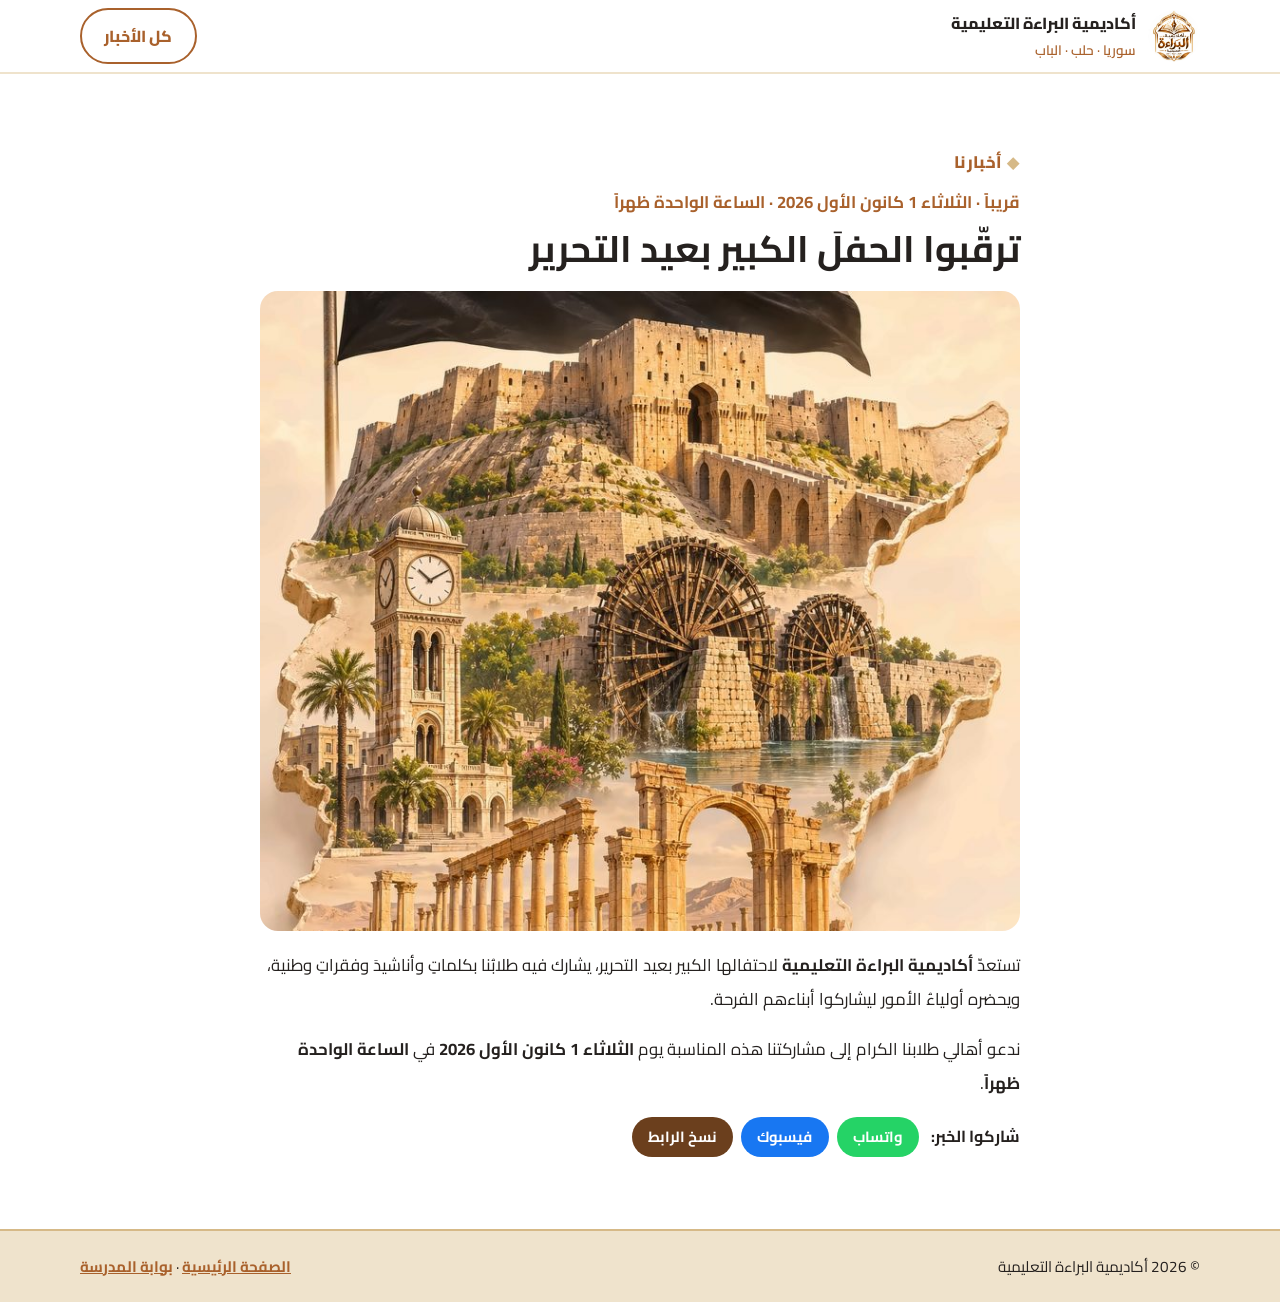
<file: news/liberation.html>
<!doctype html>
<html lang="ar" dir="rtl">
<head>
  <meta charset="utf-8">
  <meta name="viewport" content="width=device-width, initial-scale=1">
  <title>ترقّبوا الحفلَ الكبير بعيد التحرير | أكاديمية البراءة التعليمية</title>
  <meta name="description" content="تستعدّ أكاديمية البراءة التعليمية لاحتفالها الكبير بعيد التحرير، بكلماتٍ وأناشيدَ وفقراتٍ وطنية يقدّمها طلابُنا بحضور أولياء الأمور.">
  <link rel="canonical" href="https://albaraah.org/news/liberation">
  <meta property="og:type" content="article">
  <meta property="og:url" content="https://albaraah.org/news/liberation">
  <meta property="og:site_name" content="أكاديمية البراءة التعليمية">
  <meta property="og:title" content="ترقّبوا الحفلَ الكبير بعيد التحرير">
  <meta property="og:description" content="تستعدّ أكاديمية البراءة التعليمية لاحتفالها الكبير بعيد التحرير، بكلماتٍ وأناشيدَ وفقراتٍ وطنية يقدّمها طلابُنا بحضور أولياء الأمور.">
  <meta property="og:image" content="https://albaraah.org/assets/news-liberation-share.jpg">
  <meta property="og:image:width" content="1200">
  <meta property="og:image:height" content="630">
  <meta property="og:locale" content="ar_SY">
  <meta name="twitter:card" content="summary_large_image">
  <meta name="theme-color" content="#a9612c">
  <link rel="icon" href="/assets/favicon.png" type="image/png">
  <link rel="preconnect" href="https://fonts.googleapis.com">
  <link rel="preconnect" href="https://fonts.gstatic.com" crossorigin>
  <link href="https://fonts.googleapis.com/css2?family=Amiri:wght@700&family=Cairo:wght@400;600;700;800;900&display=swap" rel="stylesheet">
  <link rel="stylesheet" href="/styles.css?v=2026-11-26-news">
</head>
<body>
  <header class="site-header">
    <div class="wrap header-row">
      <a class="brand" href="/">
        <img src="/assets/academy.jpg" alt="شعار أكاديمية البراءة التعليمية" width="52" height="52">
        <span><strong>أكاديمية البراءة التعليمية</strong><small>سوريا · حلب · الباب</small></span>
      </a>
      <a class="btn btn-outline" href="/news/">كل الأخبار</a>
    </div>
  </header>
  <main class="section">
    <article class="wrap news-page">
      <p class="eyebrow">أخبارنا</p>
      <p class="news-date">قريباً · الثلاثاء 1 كانون الأول 2026 · الساعة الواحدة ظهراً</p>
      <h1>ترقّبوا الحفلَ الكبير بعيد التحرير</h1>
      <img class="news-hero" src="/assets/news-liberation.jpg" alt="علم سوريا فوق خريطتها ومعالمها: قلعة حلب وساعة حمص ونواعير حماة وأقواس تدمر">
      <p>تستعدّ <strong>أكاديمية البراءة التعليمية</strong> لاحتفالها الكبير بعيد التحرير، يشارك فيه طلابُنا بكلماتٍ وأناشيدَ وفقراتٍ وطنية، ويحضره أولياءُ الأمور ليشاركوا أبناءهم الفرحة.</p>
      <p>ندعو أهالي طلابنا الكرام إلى مشاركتنا هذه المناسبة يوم <strong>الثلاثاء 1 كانون الأول 2026</strong> في <strong>الساعة الواحدة ظهراً</strong>.</p>
      <div class="share">
        <span>شاركوا الخبر:</span>
        <a class="share-btn share-wa" href="https://wa.me/?text=%D8%AA%D8%B1%D9%82%D9%91%D8%A8%D9%88%D8%A7%20%D8%A7%D9%84%D8%AD%D9%81%D9%84%D9%8E%20%D8%A7%D9%84%D9%83%D8%A8%D9%8A%D8%B1%20%D8%A8%D8%B9%D9%8A%D8%AF%20%D8%A7%D9%84%D8%AA%D8%AD%D8%B1%D9%8A%D8%B1%20%E2%80%94%20%D8%A3%D9%83%D8%A7%D8%AF%D9%8A%D9%85%D9%8A%D8%A9%20%D8%A7%D9%84%D8%A8%D8%B1%D8%A7%D8%A1%D8%A9%20%D8%A7%D9%84%D8%AA%D8%B9%D9%84%D9%8A%D9%85%D9%8A%D8%A9%0Ahttps%3A//albaraah.org/news/liberation" target="_blank" rel="noopener">واتساب</a>
        <a class="share-btn share-fb" href="https://www.facebook.com/sharer/sharer.php?u=https%3A%2F%2Falbaraah.org%2Fnews%2Fliberation" target="_blank" rel="noopener">فيسبوك</a>
        <button type="button" class="share-btn share-copy" data-copy="https://albaraah.org/news/liberation">نسخ الرابط</button>
      </div>
    </article>
  </main>
  <footer class="site-footer">
    <div class="wrap footer-row">
      <p>© 2026 أكاديمية البراءة التعليمية</p>
      <p><a href="/">الصفحة الرئيسية</a> · <a href="https://portal.albaraah.org/" target="_blank" rel="noopener">بوابة المدرسة</a></p>
    </div>
  </footer>
  <script src="/share.js"></script>
</body>
</html>
</file>
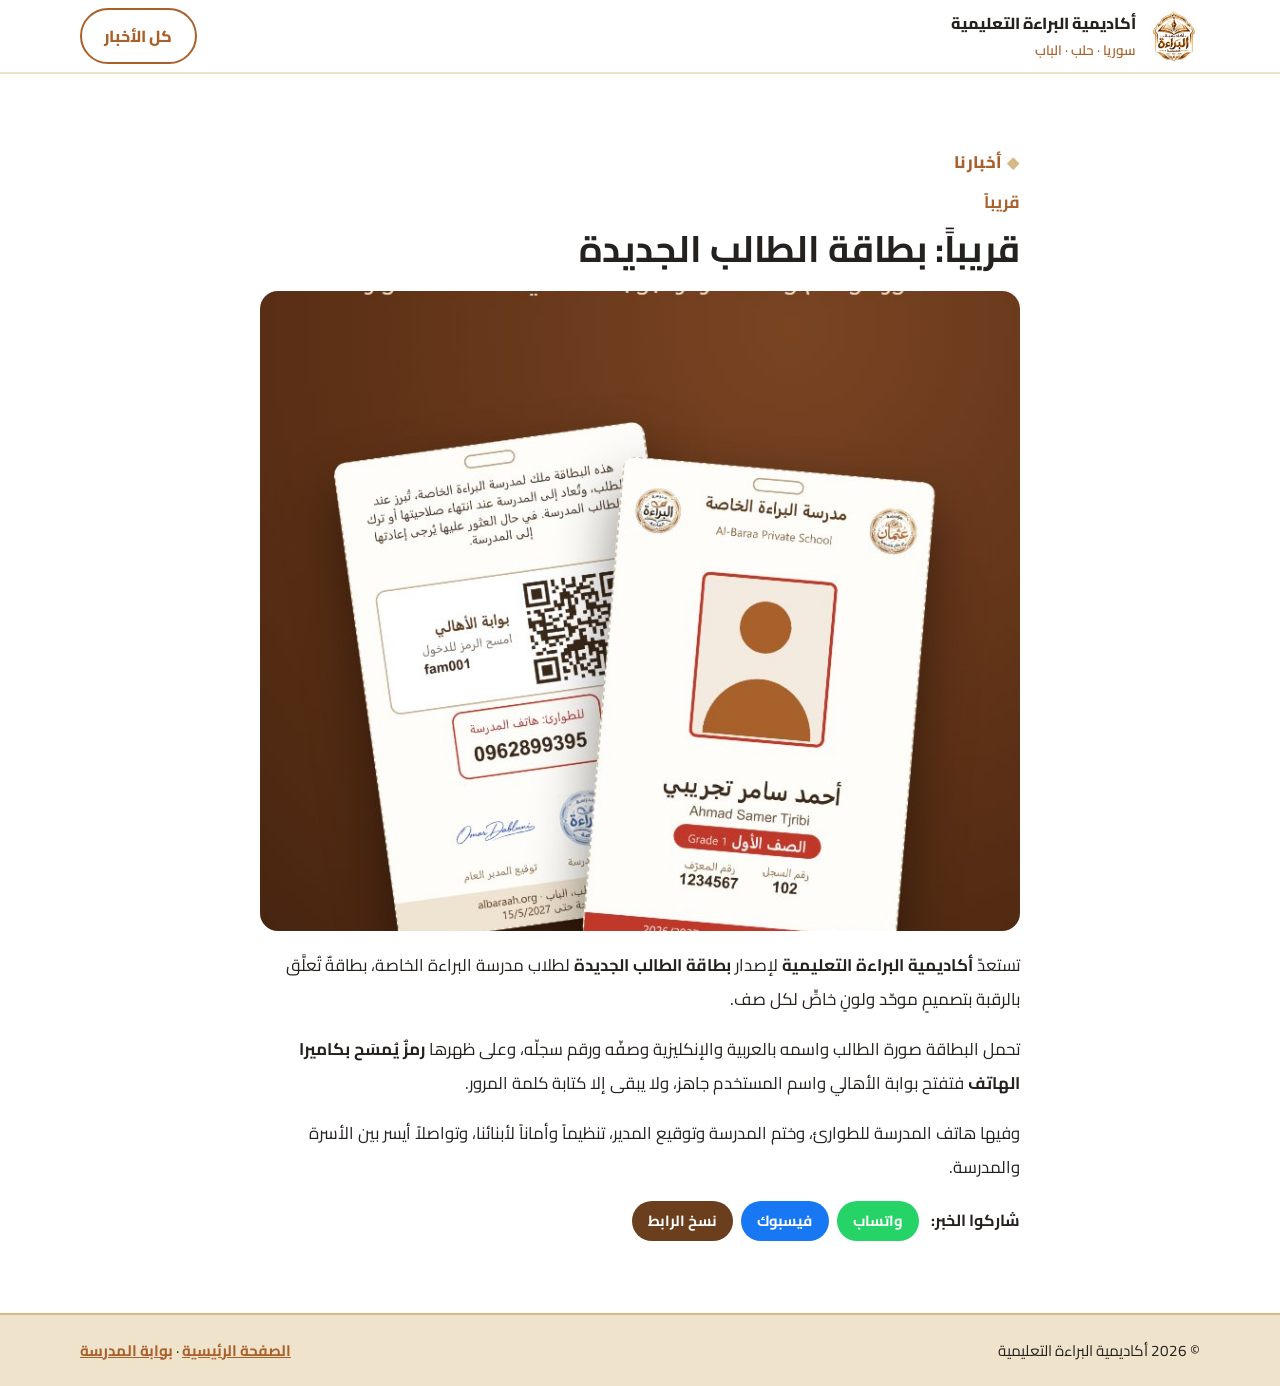
<file: news/student-card.html>
<!doctype html>
<html lang="ar" dir="rtl">
<head>
  <meta charset="utf-8">
  <meta name="viewport" content="width=device-width, initial-scale=1">
  <title>قريباً: بطاقة الطالب الجديدة | أكاديمية البراءة التعليمية</title>
  <meta name="description" content="بطاقةٌ لكل طالب في مدرسة البراءة الخاصة، تحمل صورته واسمه وصفّه، ورمزاً يفتح بوابة الأهالي من الهاتف، وهاتف المدرسة للطوارئ.">
  <link rel="canonical" href="https://albaraah.org/news/student-card">
  <meta property="og:type" content="article">
  <meta property="og:url" content="https://albaraah.org/news/student-card">
  <meta property="og:site_name" content="أكاديمية البراءة التعليمية">
  <meta property="og:title" content="قريباً: بطاقة الطالب الجديدة">
  <meta property="og:description" content="بطاقةٌ لكل طالب في مدرسة البراءة الخاصة، تحمل صورته واسمه وصفّه، ورمزاً يفتح بوابة الأهالي من الهاتف، وهاتف المدرسة للطوارئ.">
  <meta property="og:image" content="https://albaraah.org/assets/news-student-card-share.jpg">
  <meta property="og:image:width" content="1200">
  <meta property="og:image:height" content="630">
  <meta property="og:locale" content="ar_SY">
  <meta name="twitter:card" content="summary_large_image">
  <meta name="theme-color" content="#a9612c">
  <link rel="icon" href="/assets/favicon.png" type="image/png">
  <link rel="preconnect" href="https://fonts.googleapis.com">
  <link rel="preconnect" href="https://fonts.gstatic.com" crossorigin>
  <link href="https://fonts.googleapis.com/css2?family=Amiri:wght@700&family=Cairo:wght@400;600;700;800;900&display=swap" rel="stylesheet">
  <link rel="stylesheet" href="/styles.css?v=2026-11-26-news">
</head>
<body>
  <header class="site-header">
    <div class="wrap header-row">
      <a class="brand" href="/">
        <img src="/assets/academy.jpg" alt="شعار أكاديمية البراءة التعليمية" width="52" height="52">
        <span><strong>أكاديمية البراءة التعليمية</strong><small>سوريا · حلب · الباب</small></span>
      </a>
      <a class="btn btn-outline" href="/news/">كل الأخبار</a>
    </div>
  </header>
  <main class="section">
    <article class="wrap news-page">
      <p class="eyebrow">أخبارنا</p>
      <p class="news-date">قريباً</p>
      <h1>قريباً: بطاقة الطالب الجديدة</h1>
      <img class="news-hero" src="/assets/news-student-card.jpg" alt="وجه بطاقة الطالب الجديدة وظهرها: صورة الطالب واسمه وصفّه، ورمز بوابة الأهالي وهاتف الطوارئ">
      <p>تستعدّ <strong>أكاديمية البراءة التعليمية</strong> لإصدار <strong>بطاقة الطالب الجديدة</strong> لطلاب مدرسة البراءة الخاصة، بطاقةٌ تُعلَّق بالرقبة بتصميمٍ موحّد ولونٍ خاصٍّ لكل صف.</p>
      <p>تحمل البطاقة صورة الطالب واسمه بالعربية والإنكليزية وصفّه ورقم سجلّه، وعلى ظهرها <strong>رمزٌ يُمسَح بكاميرا الهاتف</strong> فتفتح بوابة الأهالي واسم المستخدم جاهز، ولا يبقى إلا كتابة كلمة المرور.</p>
      <p>وفيها هاتف المدرسة للطوارئ، وختم المدرسة وتوقيع المدير، تنظيماً وأماناً لأبنائنا، وتواصلاً أيسر بين الأسرة والمدرسة.</p>
      <div class="share">
        <span>شاركوا الخبر:</span>
        <a class="share-btn share-wa" href="https://wa.me/?text=%D9%82%D8%B1%D9%8A%D8%A8%D8%A7%D9%8B%3A%20%D8%A8%D8%B7%D8%A7%D9%82%D8%A9%20%D8%A7%D9%84%D8%B7%D8%A7%D9%84%D8%A8%20%D8%A7%D9%84%D8%AC%D8%AF%D9%8A%D8%AF%D8%A9%20%E2%80%94%20%D8%A3%D9%83%D8%A7%D8%AF%D9%8A%D9%85%D9%8A%D8%A9%20%D8%A7%D9%84%D8%A8%D8%B1%D8%A7%D8%A1%D8%A9%20%D8%A7%D9%84%D8%AA%D8%B9%D9%84%D9%8A%D9%85%D9%8A%D8%A9%0Ahttps%3A//albaraah.org/news/student-card" target="_blank" rel="noopener">واتساب</a>
        <a class="share-btn share-fb" href="https://www.facebook.com/sharer/sharer.php?u=https%3A%2F%2Falbaraah.org%2Fnews%2Fstudent-card" target="_blank" rel="noopener">فيسبوك</a>
        <button type="button" class="share-btn share-copy" data-copy="https://albaraah.org/news/student-card">نسخ الرابط</button>
      </div>
    </article>
  </main>
  <footer class="site-footer">
    <div class="wrap footer-row">
      <p>© 2026 أكاديمية البراءة التعليمية</p>
      <p><a href="/">الصفحة الرئيسية</a> · <a href="https://portal.albaraah.org/" target="_blank" rel="noopener">بوابة المدرسة</a></p>
    </div>
  </footer>
  <script src="/share.js"></script>
</body>
</html>
</file>
<file: styles.css>
/* The visual identity is the academy's logo: copper and sand on white, with near-black text. */
:root {
  --copper: #a9612c;
  --copper-dark: #82441e;
  --sand: #d6b987;
  --sand-light: #efe3cc;
  --white: #ffffff;
  --cream: #faf8f4;
  --ink: #25211f;
  --muted: #806d60;
  --line: #e8dfd3;
  /* older names, kept for the rules below */
  --brown-900: var(--ink);
  --brown-800: var(--ink);
  --brown-700: var(--copper-dark);
  --brown: var(--copper);
  --gold: var(--sand);
  --gold-light: var(--sand-light);
  --paper: var(--white);
  --blue: var(--copper-dark);
  --green: var(--copper);
  --radius: 18px;
  --shadow: 0 8px 26px rgba(169, 97, 44, .10);
}

* { box-sizing: border-box; }
html { scroll-behavior: smooth; }
body {
  margin: 0;
  font-family: "Cairo", system-ui, sans-serif;
  color: var(--ink);
  background: var(--white);
  line-height: 1.8;
  -webkit-font-smoothing: antialiased;
}
img { max-width: 100%; display: block; }
a { color: inherit; }
h1, h2, h3 { line-height: 1.3; margin: 0; }
.wrap { width: min(1120px, 100% - 32px); margin-inline: auto; }
svg { width: 1.2em; height: 1.2em; fill: currentColor; flex: none; }

/* ------------------------------------------------------------ buttons */
.btn {
  display: inline-flex; align-items: center; gap: .5em;
  padding: .7em 1.4em; border-radius: 999px;
  font-weight: 800; text-decoration: none; font-size: 1rem;
  transition: transform .15s, background .15s;
}
.btn:hover { transform: translateY(-2px); }
.btn-gold { background: var(--copper); color: var(--white); }
.btn-gold:hover { background: var(--copper-dark); }
.btn-outline { border: 2px solid var(--copper); color: var(--copper); background: var(--white); }
.btn-dark { border: 2px solid var(--copper); color: var(--copper); background: var(--white); }

/* ------------------------------------------------------------ header */
.site-header {
  position: sticky; top: 0; z-index: 10;
  background: rgba(255, 255, 255, .96); backdrop-filter: blur(6px);
  border-bottom: 2px solid var(--sand-light);
}
.header-row { display: flex; align-items: center; justify-content: space-between; gap: 16px; min-height: 72px; }
.brand { display: flex; align-items: center; gap: 12px; text-decoration: none; color: var(--ink); }
.brand img { width: 52px; height: 52px; border-radius: 50%; object-fit: cover; }
.brand strong { display: block; font-size: 1rem; font-weight: 800; }
.brand small { display: block; color: var(--copper); font-size: .85rem; font-weight: 600; }
.site-nav { display: flex; align-items: center; gap: 22px; }
.site-nav a:not(.btn) { color: var(--ink); text-decoration: none; font-weight: 600; }
.site-nav a:not(.btn):hover { color: var(--copper); }
.nav-cta { padding: .45em 1.1em; }
.nav-portal { padding: .4em 1em; border-width: 2px; }
.site-nav a { white-space: nowrap; }
@media (max-width: 1100px) and (min-width: 861px) { .site-nav { gap: 14px; font-size: .92rem; } }
.site-footer a { color: var(--copper); font-weight: 700; }
.menu-toggle, .menu-button { display: none; }

/* ------------------------------------------------------------ hero */
.hero {
  text-align: center;
  background:
    radial-gradient(ellipse at 50% 0%, var(--sand-light), transparent 65%),
    var(--cream);
  border-bottom: 1px solid var(--line);
  padding: 48px 0 56px;
}
.hero-logos { display: flex; justify-content: center; align-items: center; gap: clamp(8px, 3vw, 18px); margin-bottom: 22px; }
.hero-logos img { width: clamp(56px, 20vw, 92px); height: clamp(56px, 20vw, 92px); border-radius: 50%; object-fit: cover; background: var(--white); box-shadow: 0 4px 16px rgba(169, 97, 44, .15); }
.hero-logos .hero-logo-main { width: clamp(96px, 34vw, 160px); height: clamp(96px, 34vw, 160px); }
.pill { display: inline-block; margin: 0 0 14px; padding: .3em 1.4em; border-radius: 999px; background: var(--sand-light); color: var(--copper-dark); font-weight: 800; }
.hero h1 { font-size: clamp(2rem, 6vw, 3.6rem); font-weight: 900; color: var(--copper); }
.hero-motto { margin: 4px 0 26px; color: var(--ink); font-size: 1.3rem; font-weight: 700; letter-spacing: .04em; }
.hero-actions { display: flex; justify-content: center; flex-wrap: wrap; gap: 12px; }
.verse { font-family: "Amiri", serif; font-size: 1.6rem; color: var(--copper-dark); margin: 26px 0 0; }

/* ------------------------------------------------------------ sections */
.section { padding: 72px 0; }
.section-tint { background: var(--cream); border-block: 1px solid var(--line); }
.section h2 { font-size: clamp(1.6rem, 4vw, 2.3rem); font-weight: 900; color: var(--brown-800); margin-bottom: 18px; }
.eyebrow { margin: 0 0 6px; color: var(--brown); font-weight: 800; letter-spacing: .02em; }
.eyebrow::before { content: "◆ "; color: var(--gold); }
.lead { color: var(--muted); font-size: 1.1rem; margin: 0 0 24px; }
.center { text-align: center; margin-top: 32px; }

.about { display: grid; grid-template-columns: 1.3fr 1fr; gap: 40px; align-items: center; }
.about p { font-size: 1.12rem; margin: 0; }
.values { list-style: none; margin: 0; padding: 0; display: grid; gap: 14px; }
.values li { background: var(--paper); border: 1px solid var(--line); border-inline-start: 5px solid var(--gold); border-radius: 14px; padding: 14px 18px; }
.values strong { display: block; font-size: 1.2rem; color: var(--brown); }
.values span { color: var(--muted); }

.cards { display: grid; grid-template-columns: repeat(auto-fit, minmax(min(280px, 100%), 1fr)); gap: 20px; }
.card {
  --accent: var(--brown);
  background: var(--paper); border-radius: var(--radius); padding: 24px;
  box-shadow: var(--shadow); border-top: 6px solid var(--accent);
}
.card-gold { --accent: var(--gold); }
.card-blue { --accent: var(--blue); }
.card-green { --accent: var(--green); }
.card > img { width: 72px; height: 72px; border-radius: 50%; object-fit: cover; border: 2px solid var(--line); margin-bottom: 12px; }
.card-icon { display: grid; place-items: center; width: 72px; height: 72px; border-radius: 18px; background: var(--accent); color: #fff; margin-bottom: 12px; }
.card-icon svg { width: 38px; height: 38px; }
.card h3 { font-size: 1.3rem; font-weight: 900; color: var(--accent); }
.card-gold h3 { color: var(--brown-700); }
.card .tag { display: inline-block; margin: 8px 0 10px; padding: .1em .9em; border-radius: 999px; background: var(--accent); color: #fff; font-size: .9rem; font-weight: 700; }
.card-gold .tag { color: var(--brown-900); }
.card-tag { margin: -2px 0 10px; color: var(--copper); font-weight: 700; font-size: .95rem; }
.card ul { margin: 0; padding-inline-start: 1.2em; color: var(--muted); }
.card li::marker { color: var(--gold); }
.card .card-photo { display: block; width: 100%; height: auto; aspect-ratio: 4 / 3; object-fit: cover; border-radius: 12px; margin-top: 16px; }
.gallery-title { margin: 28px 0 12px; font-size: 1.2rem; font-weight: 900; color: var(--brown-700); }
.gallery { max-width: 760px; margin-inline: auto; }
.gallery-stage { position: relative; border-radius: 14px; overflow: hidden; background: var(--sand-light, #efe3cc); box-shadow: var(--shadow); }
.gallery-main { display: block; width: 100%; height: auto; aspect-ratio: 16 / 10; object-fit: contain; }
.gallery-arrow { position: absolute; top: 50%; transform: translateY(-50%); width: 42px; height: 42px; border: 0; border-radius: 50%; background: rgba(255, 255, 255, .9); color: var(--ink); font-size: 28px; line-height: 1; cursor: pointer; box-shadow: var(--shadow); }
.gallery-prev { right: 12px; }
.gallery-next { left: 12px; }
.gallery-thumbs { display: flex; gap: 8px; margin-top: 10px; overflow-x: auto; padding: 4px; }
.gallery-thumbs > :first-child { margin-inline-start: auto; }
.gallery-thumbs > :last-child { margin-inline-end: auto; }
.gallery-thumbs button { flex: 0 0 auto; padding: 0; border: 2px solid transparent; border-radius: 10px; background: none; cursor: pointer; opacity: .6; transition: opacity .2s, border-color .2s; }
.gallery-thumbs button:hover { opacity: .9; }
.gallery-thumbs button.is-active { opacity: 1; border-color: var(--copper, #a9612c); }
.gallery-thumbs img { display: block; width: 76px; height: 56px; object-fit: cover; border-radius: 8px; }
.card-photo, .gallery-main { cursor: zoom-in; }
.card-photo { transition: transform .2s; }
.card-photo:hover { transform: scale(1.02); }
.viewer { border: 0; padding: 0; background: transparent; max-width: 96vw; max-height: 92vh; overflow: visible; }
.viewer::backdrop { background: rgba(20, 14, 10, .88); }
.viewer img { display: block; max-width: 96vw; max-height: 92vh; width: auto; height: auto; border-radius: 12px; cursor: zoom-out; }
.viewer-close { position: absolute; top: -14px; left: -14px; width: 40px; height: 40px; border: 0; border-radius: 50%; background: #fff; color: var(--ink); font-size: 26px; line-height: 1; cursor: pointer; box-shadow: var(--shadow); }

/* One block per unit (school, kindergarten, institute), its colour on the side. */
.unit { --accent: var(--brown); background: var(--paper); border-radius: var(--radius); border-inline-start: 6px solid var(--accent); padding: 28px; margin-top: 24px; scroll-margin-top: 90px; }
.unit-gold { --accent: var(--gold); }
.unit-green { --accent: var(--green); }
.unit-head { display: flex; align-items: center; gap: 18px; margin-bottom: 14px; }
.unit-head img { width: 96px; height: 96px; border-radius: 50%; object-fit: cover; background: #fff; border: 3px solid var(--accent); flex: none; }
.unit h3 { font-size: clamp(1.35rem, 3.5vw, 1.8rem); font-weight: 900; color: var(--brown-800); }
.unit > p { font-size: 1.08rem; margin: 0 0 20px; }
.unit .tag { display: inline-block; margin: 6px 0 0; padding: .1em .9em; border-radius: 999px; background: var(--accent); color: #fff; font-size: .92rem; font-weight: 700; }
.unit-gold .tag { color: var(--brown-900); }
.card h4 { font-size: 1.2rem; font-weight: 900; color: var(--accent); margin: 0 0 6px; }
.points { list-style: none; padding: 0; margin: 0; display: grid; grid-template-columns: repeat(auto-fit, minmax(min(230px, 100%), 1fr)); gap: 10px; }
.points li { background: var(--paper); border: 1px solid var(--line); border-radius: 12px; padding: 10px 14px; font-weight: 600; }
.points li::before { content: "◆ "; color: var(--accent); }

.steps { list-style: none; counter-reset: step; padding: 0; margin: 0; display: grid; grid-template-columns: repeat(auto-fit, minmax(240px, 1fr)); gap: 20px; }
.steps li { counter-increment: step; background: var(--paper); border: 1px solid var(--line); border-radius: var(--radius); padding: 22px; position: relative; }
.steps li::before { content: counter(step); display: grid; place-items: center; width: 44px; height: 44px; border-radius: 50%; background: var(--gold); color: var(--brown-900); font-weight: 900; font-size: 1.2rem; margin-bottom: 10px; }
.steps strong { display: block; font-size: 1.2rem; color: var(--brown-800); }
.steps span { color: var(--muted); }

.social { display: flex; flex-wrap: wrap; gap: 14px; }
.social-link { display: inline-flex; align-items: center; gap: .6em; padding: .8em 1.4em; border-radius: 14px; color: #fff; text-decoration: none; font-weight: 800; }
.social-link svg { width: 1.5em; height: 1.5em; }
.social-link.fb { background: #1877f2; }
.social-link.ig { background: linear-gradient(45deg, #f09433, #dc2743 50%, #bc1888); }

.contact { background: var(--white); }
.contact-grid { display: grid; grid-template-columns: 1.2fr 1fr; gap: 40px; align-items: center; }
.contact-list { list-style: none; padding: 0; margin: 0 0 24px; display: grid; gap: 14px; font-size: 1.1rem; }
.contact-list li { display: flex; align-items: flex-start; gap: 12px; flex-wrap: wrap; }
.contact-list svg { color: var(--brown); width: 1.5em; height: 1.5em; margin-top: .2em; }
.contact-list a { font-weight: 900; font-size: 1.4rem; text-decoration: none; color: var(--brown-900); }
.muted { color: var(--muted); align-self: center; }
.contact-actions { display: flex; flex-wrap: wrap; gap: 12px; }
.map-card {
  display: grid; place-items: center; text-align: center; gap: 4px;
  min-height: 260px; border-radius: var(--radius); text-decoration: none; color: var(--white);
  background:
    repeating-linear-gradient(45deg, rgba(255, 255, 255, .04) 0 12px, transparent 12px 24px),
    linear-gradient(160deg, var(--copper), var(--copper-dark));
  box-shadow: var(--shadow); padding: 24px;
}
.map-card svg { width: 56px; height: 56px; color: var(--white); }
.map-card strong { font-size: 1.6rem; }
.map-card span { color: var(--gold-light); font-weight: 700; }
.map-card em { font-style: normal; color: var(--sand-light); font-size: .95rem; margin-top: 8px; }

.site-footer { background: var(--sand-light); color: var(--ink); border-top: 2px solid var(--sand); padding: 22px 0; font-size: .95rem; }
.footer-row { display: flex; justify-content: space-between; flex-wrap: wrap; gap: 8px; }
.footer-row p { margin: 0; }

/* The page shown for a link that does not exist. */
.not-found { min-height: 100vh; display: grid; place-content: center; justify-items: center; gap: 14px; text-align: center; padding: 24px; background: radial-gradient(ellipse at 50% 0%, var(--sand-light), transparent 65%), var(--cream); }
.not-found img { width: 140px; height: 140px; border-radius: 50%; object-fit: cover; }
.not-found h1 { color: var(--copper); font-size: clamp(1.8rem, 5vw, 2.6rem); font-weight: 900; }
.not-found p { margin: 0 0 8px; color: var(--muted); font-size: 1.1rem; }

/* ------------------------------------------------------------ news */
.news-list { display: grid; gap: 22px; margin: 10px 0 26px; }
.news-item { display: grid; grid-template-columns: 220px 1fr; gap: 22px; align-items: center; background: var(--white); border: 1px solid var(--line); border-radius: 18px; padding: 16px; box-shadow: 0 8px 24px #0000000d; }
.news-item img { width: 100%; height: 300px; object-fit: cover; border-radius: 12px; cursor: zoom-in; }
.news-date { color: var(--copper); font-weight: 700; font-size: .92rem; margin: 0 0 6px; }
.news-body h3 { margin: 0 0 10px; font-size: 1.45rem; }
.news-body p:last-child { margin: 0; line-height: 1.9; }

/* ------------------------------------------------------------ one news item, sharing */
.news-page { max-width: 760px; }
.news-page h1 { font-size: clamp(1.6rem, 4vw, 2.3rem); margin: 6px 0 18px; }
.news-hero { width: 100%; max-height: 640px; object-fit: cover; border-radius: 18px; margin-bottom: 18px; }
.news-page p { line-height: 2; font-size: 1.05rem; }
.news-body h2, .news-body h3 { margin: 0 0 10px; font-size: 1.45rem; }
.news-body h2 a, .news-body h3 a { color: inherit; text-decoration: none; }
.news-more { color: var(--copper); font-weight: 700; text-decoration: none; }
.share { display: flex; flex-wrap: wrap; align-items: center; gap: 8px; margin-top: 12px; }
.share span { font-weight: 700; color: var(--ink); margin-inline-end: 4px; }
.share-btn { border: 0; border-radius: 999px; padding: .45em 1.1em; font: inherit; font-weight: 700; font-size: .92rem; color: #fff; text-decoration: none; cursor: pointer; }
.share-wa { background: #25d366; } .share-fb { background: #1877f2; } .share-copy { background: #6b3f1d; }

/* ------------------------------------------------------------ phones */
@media (max-width: 860px) {
  .menu-button { display: grid; gap: 5px; cursor: pointer; padding: 10px; }
  .menu-button span { display: block; width: 26px; height: 3px; border-radius: 2px; background: var(--copper); }
  .site-nav {
    display: none; position: absolute; inset-inline: 0; top: 100%;
    flex-direction: column; align-items: stretch; gap: 0;
    background: var(--white); border-bottom: 2px solid var(--sand-light); padding: 8px 16px 16px;
  }
  .site-nav a:not(.btn) { padding: 12px 4px; border-bottom: 1px solid var(--line); }
  .nav-cta, .nav-portal { margin-top: 12px; justify-content: center; }
  .menu-toggle:checked ~ .site-nav { display: flex; }
  .about, .contact-grid { grid-template-columns: 1fr; }
  .news-item { grid-template-columns: 1fr; }
  .news-item img { height: 260px; }
  .section { padding: 52px 0; }
}
@media (max-width: 480px) {
  .brand strong { font-size: .88rem; }
  .brand small { font-size: .78rem; }
  .brand img { width: 44px; height: 44px; }
  .cards { grid-template-columns: 1fr; }
  .btn { width: 100%; justify-content: center; }
  .unit { padding: 18px 16px; }
  .unit-head { flex-direction: column; text-align: center; gap: 10px; }
  .unit .tag { border-radius: 12px; padding: .2em .8em; }
  .card { padding: 18px; }
}
</file>
